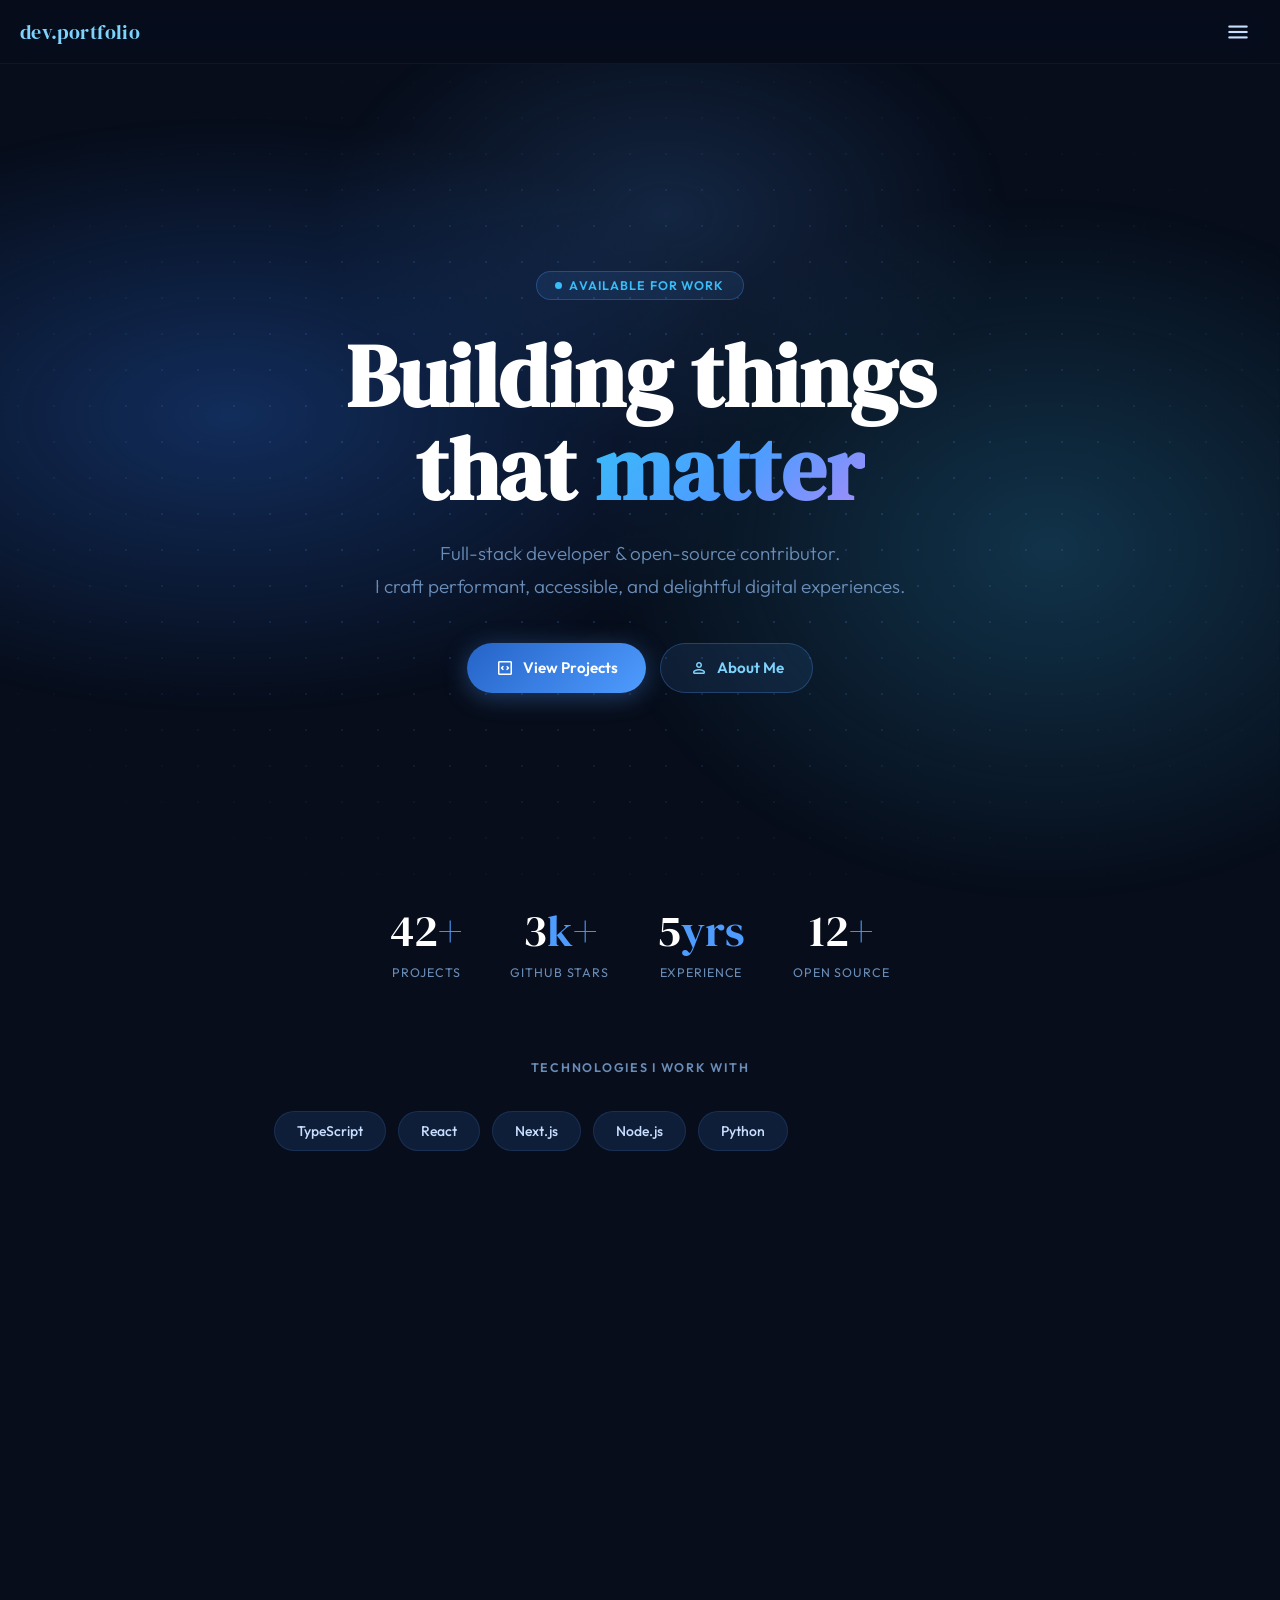
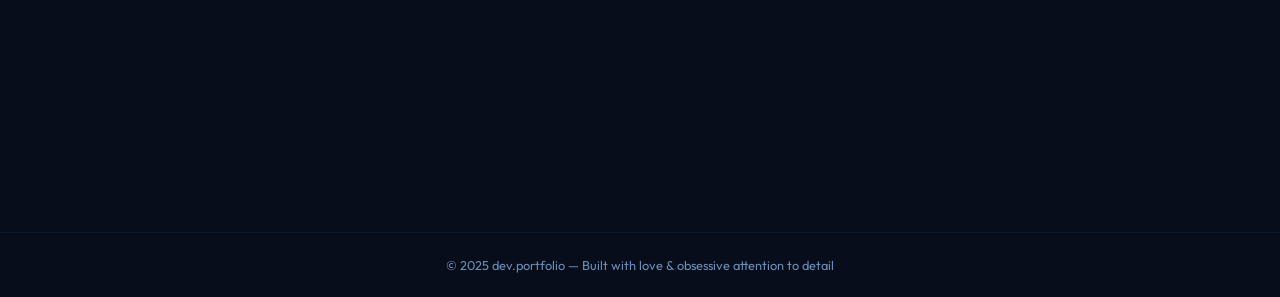
<file: index.html>
<!DOCTYPE html>
<html lang="en">
<head>
<meta charset="UTF-8"/>
<meta name="viewport" content="width=device-width,initial-scale=1.0"/>
<title>Friczh's Homepage</title></title>
<link rel="preconnect" href="https://fonts.googleapis.com"/>
<link rel="preconnect" href="https://fonts.gstatic.com" crossorigin/>
<link href="https://fonts.googleapis.com/css2?family=DM+Serif+Display:ital@0;1&family=Outfit:wght@300;400;500;600;700&family=Material+Symbols+Rounded:opsz,wght,FILL,GRAD@24,400,1,0&display=swap" rel="stylesheet"/>
<style>
:root{
  --bg:#070d1a;--bg2:#0b1428;--surface:#0f1e38;--surface2:#162540;
  --primary:#4f9cff;--primary-dim:#2563c7;--accent:#7dd3fc;--accent2:#38bdf8;
  --on-surf:#c8deff;--on-surf-dim:#6a8db8;--ripple:rgba(79,156,255,.25);
  --radius:20px;--nav-h:64px;
  --ease:cubic-bezier(.25,.46,.45,.94);
}
*,*::before,*::after{box-sizing:border-box;margin:0;padding:0}
html{scroll-behavior:smooth}
body{font-family:'Outfit',sans-serif;background:var(--bg);color:var(--on-surf);min-height:100vh;overflow-x:hidden}

/* NAV */
nav{
  position:fixed;top:0;left:0;right:0;z-index:100;
  height:var(--nav-h);display:flex;align-items:center;padding:0 20px;gap:12px;
  background:rgba(7,13,26,.75);backdrop-filter:blur(20px) saturate(160%);
  border-bottom:1px solid rgba(79,156,255,.08);
  transition:border-color .3s,background .3s;
}
nav.expanded{border-color:rgba(79,156,255,.2);background:rgba(7,13,26,.92)}
.nav-logo{
  font-family:'DM Serif Display',serif;font-size:1.25rem;
  color:var(--accent);letter-spacing:.02em;margin-right:auto;
  text-decoration:none;
}
#nav-toggle{
  appearance:none;border:none;background:none;cursor:pointer;
  width:44px;height:44px;border-radius:50%;
  display:grid;place-items:center;position:relative;overflow:hidden;
  color:var(--on-surf);transition:background .2s;
}
#nav-toggle:hover{background:rgba(79,156,255,.12)}
#nav-toggle .material-symbols-rounded{font-size:26px;position:absolute;
  transition:transform .35s var(--ease),opacity .25s}
#nav-toggle .icon-close{opacity:0;transform:rotate(-90deg) scale(.5)}
nav.expanded #nav-toggle .icon-menu{opacity:0;transform:rotate(90deg) scale(.5)}
nav.expanded #nav-toggle .icon-close{opacity:1;transform:rotate(0) scale(1)}

.nav-links{
  display:flex;gap:6px;overflow:hidden;
  max-width:0;opacity:0;
  transition:max-width .45s var(--ease),opacity .3s;
}
nav.expanded .nav-links{max-width:380px;opacity:1}
.nav-link{
  text-decoration:none;font-size:.875rem;font-weight:500;
  color:var(--on-surf-dim);padding:8px 18px;border-radius:50px;
  position:relative;overflow:hidden;
  transition:color .2s,background .2s;white-space:nowrap;
}
.nav-link:hover{color:var(--accent);background:rgba(79,156,255,.1)}
.nav-link.active{color:var(--primary);background:rgba(79,156,255,.15)}
.ripple-el{
  position:absolute;border-radius:50%;background:var(--ripple);
  transform:scale(0);animation:rippleAnim .55s linear;pointer-events:none;
}
@keyframes rippleAnim{to{transform:scale(4);opacity:0}}

/* HERO */
main{padding-top:var(--nav-h)}
.hero{
  min-height:calc(100svh - var(--nav-h));
  display:grid;place-items:center;padding:80px 24px;
  position:relative;overflow:hidden;
}
.mesh{
  position:absolute;inset:0;pointer-events:none;
  background:
    radial-gradient(ellipse 65% 55% at 18% 42%,rgba(37,99,199,.38) 0%,transparent 65%),
    radial-gradient(ellipse 55% 65% at 82% 58%,rgba(56,189,248,.22) 0%,transparent 65%),
    radial-gradient(ellipse 45% 45% at 52% 18%,rgba(79,156,255,.18) 0%,transparent 60%);
  animation:meshDrift 14s ease-in-out infinite alternate;
  will-change:transform;
}
@keyframes meshDrift{from{transform:scale(1) translate(0,0)}to{transform:scale(1.09) translate(-2%,1.5%)}}
.dots{
  position:absolute;inset:0;pointer-events:none;
  background-image:radial-gradient(circle,rgba(79,156,255,.18) 1px,transparent 1px);
  background-size:36px 36px;
  mask-image:radial-gradient(ellipse 80% 70% at 50% 50%,black 30%,transparent 80%);
  animation:dotsPulse 7s ease-in-out infinite alternate;
}
@keyframes dotsPulse{from{opacity:.35}to{opacity:.85}}
.hero-content{position:relative;text-align:center;max-width:720px}
.hero-badge{
  display:inline-flex;align-items:center;gap:7px;
  padding:6px 18px;border-radius:50px;
  background:rgba(79,156,255,.1);border:1px solid rgba(79,156,255,.28);
  font-size:.78rem;font-weight:600;color:var(--accent2);
  margin-bottom:30px;letter-spacing:.09em;text-transform:uppercase;
  animation:fadeUp .7s .1s both;
}
.badge-dot{width:7px;height:7px;border-radius:50%;background:var(--accent2);animation:bdPulse 2s infinite}
@keyframes bdPulse{0%,100%{opacity:1;transform:scale(1)}50%{opacity:.4;transform:scale(.6)}}
.hero-title{
  font-family:'DM Serif Display',serif;
  font-size:clamp(2.8rem,8vw,5.5rem);line-height:1.06;color:#fff;
  animation:fadeUp .7s .2s both;
}
.hero-title .grad{
  background:linear-gradient(135deg,var(--accent2) 0%,var(--primary) 55%,#a78bfa 100%);
  -webkit-background-clip:text;-webkit-text-fill-color:transparent;
  background-clip:text;display:inline-block;
}
.hero-sub{
  margin-top:20px;font-size:clamp(.95rem,2.4vw,1.18rem);
  color:var(--on-surf-dim);font-weight:300;line-height:1.75;
  animation:fadeUp .7s .32s both;
}
.hero-cta{
  display:flex;gap:14px;justify-content:center;flex-wrap:wrap;
  margin-top:40px;animation:fadeUp .7s .46s both;
}
.btn{
  position:relative;overflow:hidden;
  display:inline-flex;align-items:center;gap:8px;
  padding:14px 28px;border-radius:50px;
  font-family:'Outfit',sans-serif;font-size:.95rem;font-weight:600;
  cursor:pointer;text-decoration:none;border:none;
  transition:transform .2s,box-shadow .2s;
}
.btn:active{transform:scale(.96)!important}
.btn-primary{
  background:linear-gradient(135deg,var(--primary-dim),var(--primary));
  color:#fff;box-shadow:0 4px 24px rgba(79,156,255,.35);
}
.btn-primary:hover{box-shadow:0 6px 36px rgba(79,156,255,.55);transform:translateY(-2px)}
.btn-outline{
  background:rgba(79,156,255,.1);border:1.5px solid rgba(79,156,255,.28);color:var(--accent);
}
.btn-outline:hover{background:rgba(79,156,255,.18);transform:translateY(-2px)}
.btn .material-symbols-rounded{font-size:20px}

/* STATS */
.stats{
  display:flex;justify-content:center;gap:48px;flex-wrap:wrap;
  padding:0 24px 80px;
}
.stat{text-align:center}
.stat-num{font-family:'DM Serif Display',serif;font-size:2.8rem;color:#fff}
.stat-num span{color:var(--primary)}
.stat-label{font-size:.78rem;color:var(--on-surf-dim);margin-top:4px;letter-spacing:.07em;text-transform:uppercase}

/* SKILLS */
.skills-section{padding:0 24px 80px;text-align:center}
.section-label{font-size:.78rem;font-weight:600;letter-spacing:.14em;
  text-transform:uppercase;color:var(--on-surf-dim);margin-bottom:36px}
.chips{display:flex;flex-wrap:wrap;gap:12px;justify-content:center;max-width:800px;margin:0 auto}
.chip{
  padding:10px 22px;border-radius:50px;
  background:var(--surface);border:1px solid rgba(79,156,255,.14);
  font-size:.875rem;font-weight:500;color:var(--on-surf);
  position:relative;overflow:hidden;
  transition:border-color .2s,background .2s,transform .2s;cursor:default;
}
.chip:hover{border-color:rgba(79,156,255,.45);background:var(--surface2);transform:translateY(-2px)}

/* CARDS */
.cards-section{padding:0 24px 100px}
.cards-grid{
  display:grid;grid-template-columns:repeat(auto-fit,minmax(250px,1fr));
  gap:20px;max-width:980px;margin:0 auto;
}
.card{
  background:var(--surface);border:1px solid rgba(79,156,255,.1);
  border-radius:var(--radius);padding:28px 26px;
  position:relative;overflow:hidden;
  transition:border-color .3s,transform .3s,box-shadow .3s;
  cursor:default;
}
.card::before{
  content:'';position:absolute;inset:0;border-radius:inherit;
  background:linear-gradient(135deg,rgba(79,156,255,.06) 0%,transparent 60%);
  opacity:0;transition:opacity .3s;
}
.card:hover{border-color:rgba(79,156,255,.35);transform:translateY(-5px);box-shadow:0 20px 48px rgba(0,0,0,.45)}
.card:hover::before{opacity:1}
.card-icon{font-size:2.2rem;margin-bottom:14px}
.card h3{font-size:1.05rem;font-weight:600;color:#fff;margin-bottom:8px}
.card p{font-size:.875rem;color:var(--on-surf-dim);line-height:1.65}

@keyframes fadeUp{from{opacity:0;transform:translateY(28px)}to{opacity:1;transform:translateY(0)}}
.reveal{opacity:0;transform:translateY(24px);transition:opacity .55s var(--ease),transform .55s var(--ease)}
.reveal.in{opacity:1;transform:translateY(0)}

footer{
  text-align:center;padding:24px;
  font-size:.8rem;color:var(--on-surf-dim);
  border-top:1px solid rgba(79,156,255,.08);
}
</style>
</head>
<body>

<nav id="navbar">
  <a href="index.html" class="nav-logo">dev.portfolio</a>
  <div class="nav-links" id="navLinks">
    <a href="index.html"    class="nav-link active"   data-ripple>Home</a>
    <a href="projects.html" class="nav-link"              data-ripple>Projects</a>
    <a href="about.html"    class="nav-link"              data-ripple>About</a>
  </div>
  <button id="nav-toggle" aria-label="Toggle navigation" data-ripple>
    <span class="material-symbols-rounded icon-menu">menu</span>
    <span class="material-symbols-rounded icon-close">close</span>
  </button>
</nav>

<main>
  <section class="hero">
    <div class="mesh" aria-hidden="true"></div>
    <div class="dots" aria-hidden="true"></div>
    <div class="hero-content">
      <div class="hero-badge"><span class="badge-dot"></span>Available for work</div>
      <h1 class="hero-title">Building things<br>that <span class="grad">matter</span></h1>
      <p class="hero-sub">Full-stack developer &amp; open-source contributor.<br>I craft performant, accessible, and delightful digital experiences.</p>
      <div class="hero-cta">
        <a href="projects.html" class="btn btn-primary" data-ripple>
          <span class="material-symbols-rounded">code_blocks</span>View Projects
        </a>
        <a href="about.html" class="btn btn-outline" data-ripple>
          <span class="material-symbols-rounded">person</span>About Me
        </a>
      </div>
    </div>
  </section>

  <div class="stats">
    <div class="stat reveal"><div class="stat-num">42<span>+</span></div><div class="stat-label">Projects</div></div>
    <div class="stat reveal"><div class="stat-num">3<span>k+</span></div><div class="stat-label">GitHub Stars</div></div>
    <div class="stat reveal"><div class="stat-num">5<span>yrs</span></div><div class="stat-label">Experience</div></div>
    <div class="stat reveal"><div class="stat-num">12<span>+</span></div><div class="stat-label">Open Source</div></div>
  </div>

  <section class="skills-section">
    <p class="section-label">Technologies I work with</p>
    <div class="chips">
      <span class="chip reveal" data-ripple>TypeScript</span>
      <span class="chip reveal" data-ripple>React</span>
      <span class="chip reveal" data-ripple>Next.js</span>
      <span class="chip reveal" data-ripple>Node.js</span>
      <span class="chip reveal" data-ripple>Python</span>
      <span class="chip reveal" data-ripple>Rust</span>
      <span class="chip reveal" data-ripple>PostgreSQL</span>
      <span class="chip reveal" data-ripple>Docker</span>
      <span class="chip reveal" data-ripple>Kubernetes</span>
      <span class="chip reveal" data-ripple>GraphQL</span>
      <span class="chip reveal" data-ripple>WebGL</span>
      <span class="chip reveal" data-ripple>WASM</span>
    </div>
  </section>

  <section class="cards-section">
    <div class="cards-grid">
      <div class="card reveal">
        <div class="card-icon">⚡</div>
        <h3>Performance First</h3>
        <p>Every millisecond counts. I obsess over bundle size, paint times, and runtime efficiency.</p>
      </div>
      <div class="card reveal">
        <div class="card-icon">🎨</div>
        <h3>Design Systems</h3>
        <p>Cohesive, accessible component libraries that scale across teams and products.</p>
      </div>
      <div class="card reveal">
        <div class="card-icon">🔐</div>
        <h3>Security Minded</h3>
        <p>Security is never an afterthought — from auth flows to dependency audits.</p>
      </div>
      <div class="card reveal">
        <div class="card-icon">🌐</div>
        <h3>Open Source</h3>
        <p>Giving back to the ecosystem that made me. Active contributor across multiple orgs.</p>
      </div>
    </div>
  </section>
</main>

<footer>&copy; 2025 dev.portfolio — Built with love &amp; obsessive attention to detail</footer>

<script>
const navbar=document.getElementById('navbar');
const toggle=document.getElementById('nav-toggle');
toggle.addEventListener('click',()=>navbar.classList.toggle('expanded'));
document.addEventListener('click',e=>{if(!navbar.contains(e.target))navbar.classList.remove('expanded')});

function ripple(e,el){
  const r=el.getBoundingClientRect(),d=Math.max(r.width,r.height)*2;
  const s=document.createElement('span');s.className='ripple-el';
  Object.assign(s.style,{width:d+'px',height:d+'px',
    left:(e.clientX-r.left-d/2)+'px',top:(e.clientY-r.top-d/2)+'px'});
  el.appendChild(s);s.addEventListener('animationend',()=>s.remove());
}
document.querySelectorAll('[data-ripple]').forEach(el=>{
  el.style.position=el.style.position||'relative';
  el.style.overflow='hidden';
  el.addEventListener('pointerdown',e=>ripple(e,el));
});

const io=new IntersectionObserver(entries=>{
  entries.forEach((en,i)=>{
    if(en.isIntersecting){
      setTimeout(()=>en.target.classList.add('in'),i*60);
      io.unobserve(en.target);
    }
  });
},{threshold:.12});
document.querySelectorAll('.reveal').forEach(el=>io.observe(el));
</script>
</body>
</html>
</file>
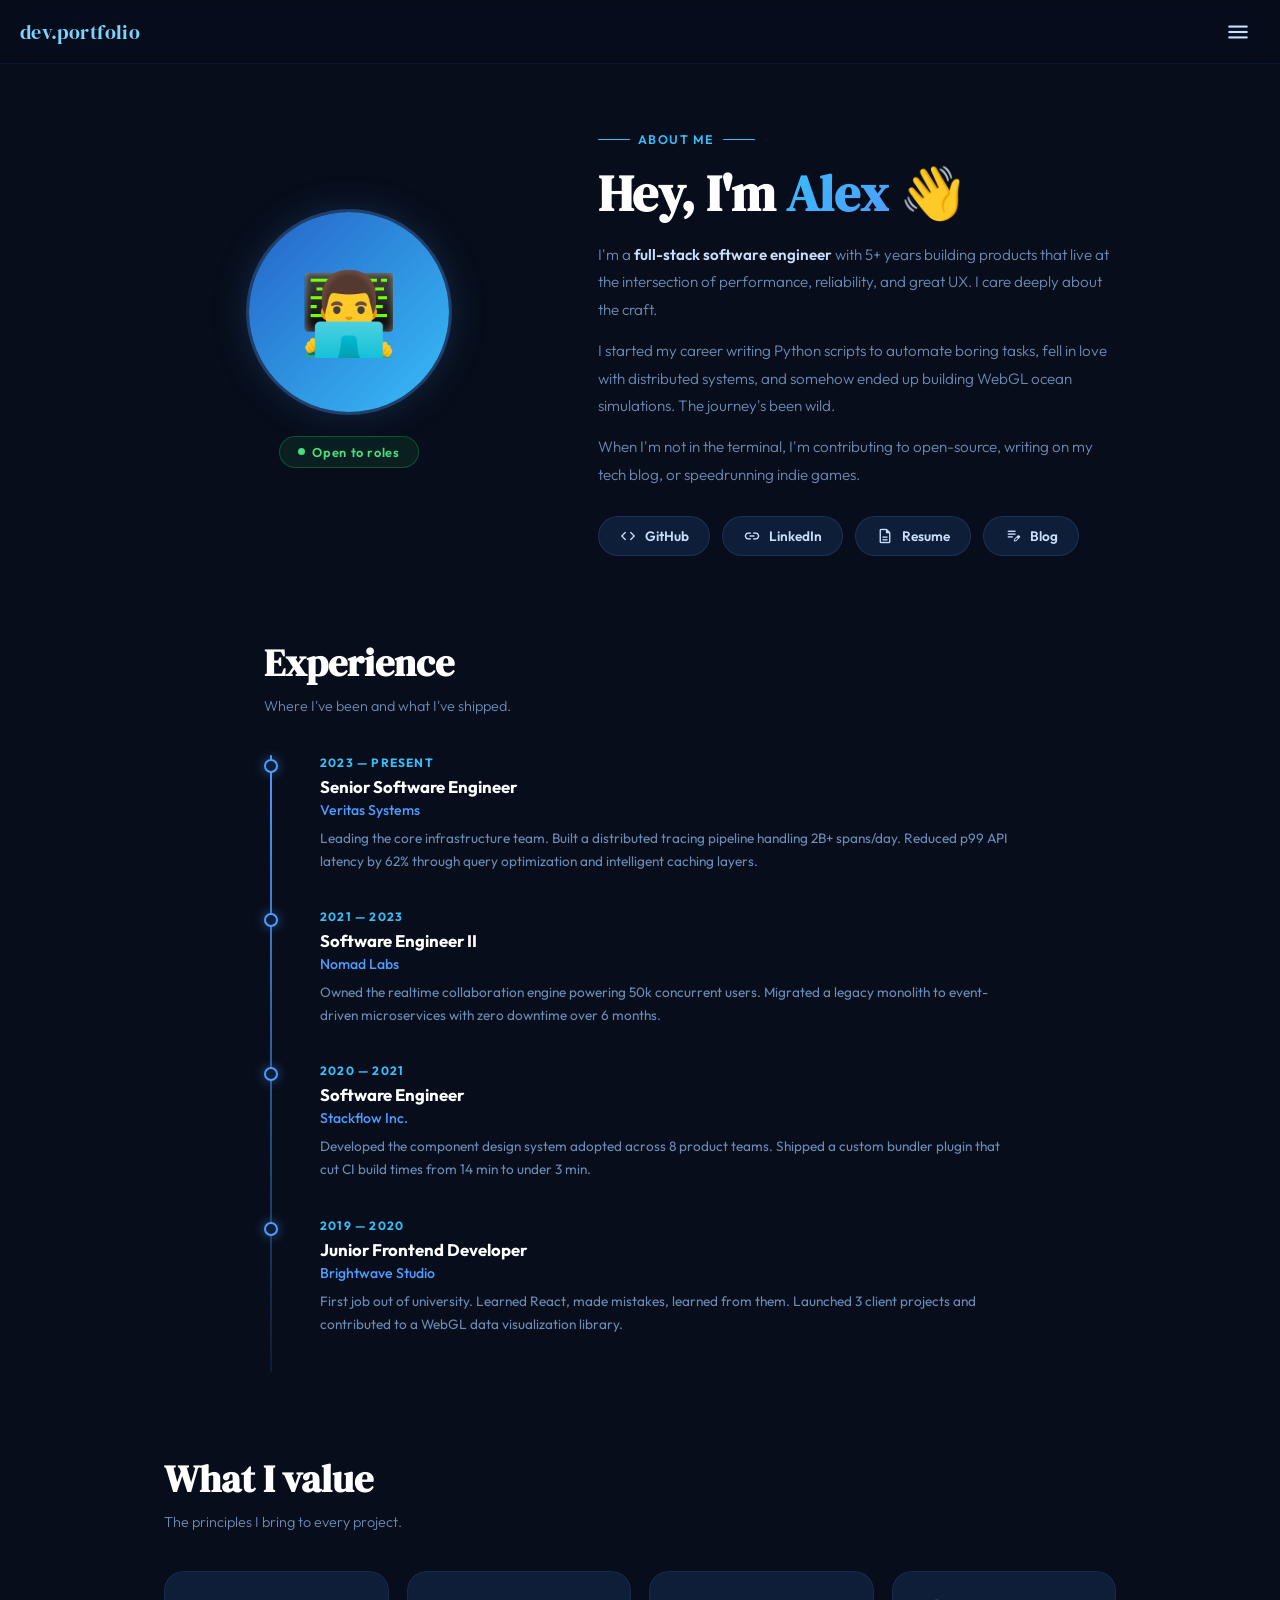
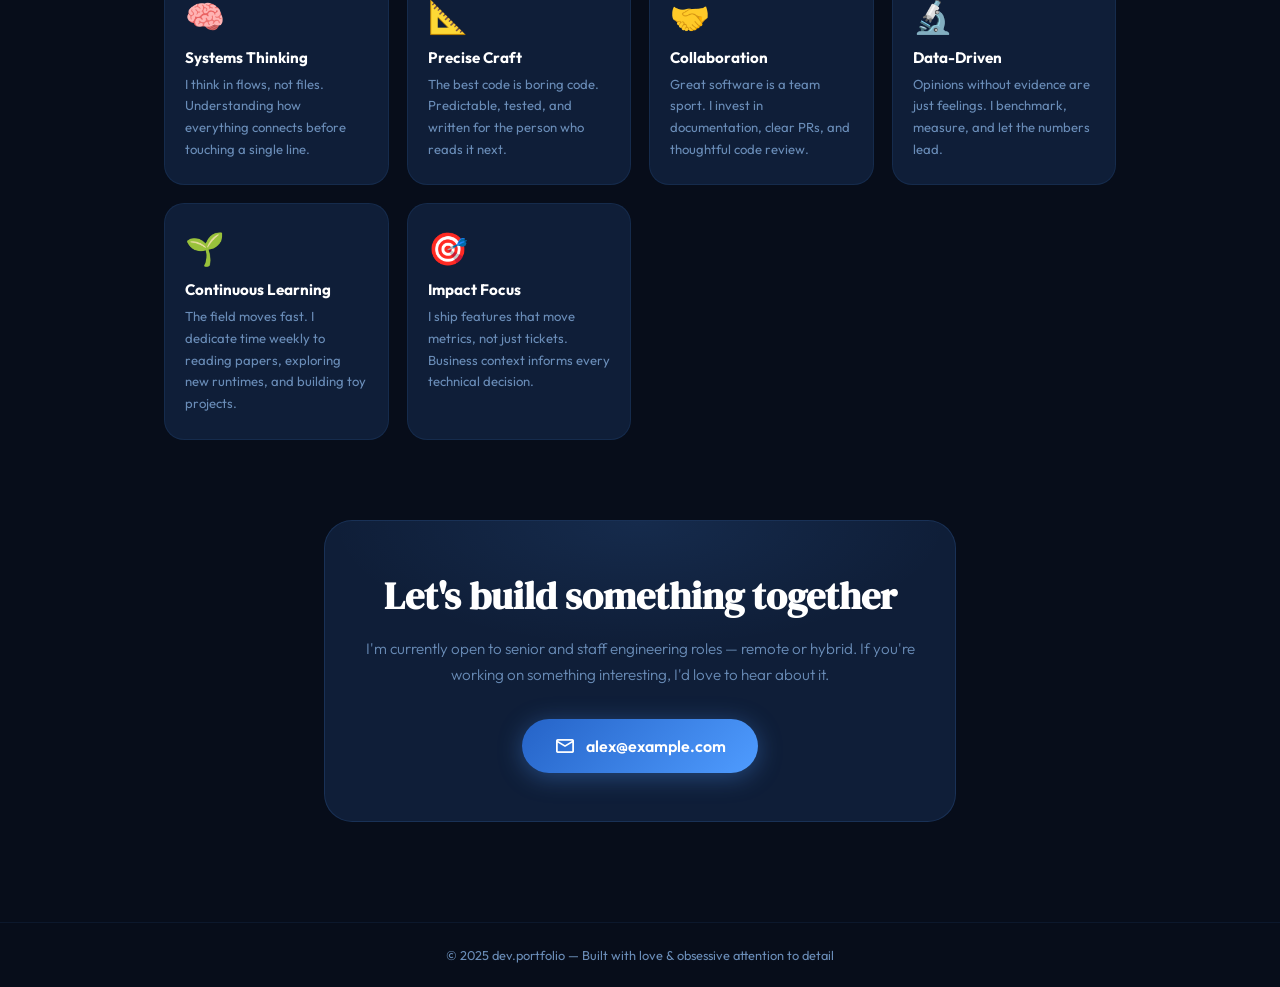
<file: about.html>
<!DOCTYPE html>
<html lang="en">
<head>
<meta charset="UTF-8"/>
<meta name="viewport" content="width=device-width,initial-scale=1.0"/>
<title>Portfolio — About</title>
<link rel="preconnect" href="https://fonts.googleapis.com"/>
<link rel="preconnect" href="https://fonts.gstatic.com" crossorigin/>
<link href="https://fonts.googleapis.com/css2?family=DM+Serif+Display:ital@0;1&family=Outfit:wght@300;400;500;600;700&family=Material+Symbols+Rounded:opsz,wght,FILL,GRAD@24,400,1,0&display=swap" rel="stylesheet"/>
<style>
:root{
  --bg:#070d1a;--bg2:#0b1428;--surface:#0f1e38;--surface2:#162540;
  --primary:#4f9cff;--primary-dim:#2563c7;--accent:#7dd3fc;--accent2:#38bdf8;
  --on-surf:#c8deff;--on-surf-dim:#6a8db8;--ripple:rgba(79,156,255,.25);
  --radius:20px;--nav-h:64px;--ease:cubic-bezier(.25,.46,.45,.94);
}
*,*::before,*::after{box-sizing:border-box;margin:0;padding:0}
html{scroll-behavior:smooth}
body{font-family:'Outfit',sans-serif;background:var(--bg);color:var(--on-surf);min-height:100vh;overflow-x:hidden}

/* NAV */
nav{
  position:fixed;top:0;left:0;right:0;z-index:100;
  height:var(--nav-h);display:flex;align-items:center;padding:0 20px;gap:12px;
  background:rgba(7,13,26,.75);backdrop-filter:blur(20px) saturate(160%);
  border-bottom:1px solid rgba(79,156,255,.08);transition:border-color .3s,background .3s;
}
nav.expanded{border-color:rgba(79,156,255,.2);background:rgba(7,13,26,.92)}
.nav-logo{font-family:'DM Serif Display',serif;font-size:1.25rem;color:var(--accent);letter-spacing:.02em;margin-right:auto;text-decoration:none}
#nav-toggle{
  appearance:none;border:none;background:none;cursor:pointer;
  width:44px;height:44px;border-radius:50%;
  display:grid;place-items:center;position:relative;overflow:hidden;
  color:var(--on-surf);transition:background .2s;
}
#nav-toggle:hover{background:rgba(79,156,255,.12)}
#nav-toggle .material-symbols-rounded{font-size:26px;position:absolute;transition:transform .35s var(--ease),opacity .25s}
#nav-toggle .icon-close{opacity:0;transform:rotate(-90deg) scale(.5)}
nav.expanded #nav-toggle .icon-menu{opacity:0;transform:rotate(90deg) scale(.5)}
nav.expanded #nav-toggle .icon-close{opacity:1;transform:rotate(0) scale(1)}
.nav-links{display:flex;gap:6px;overflow:hidden;max-width:0;opacity:0;transition:max-width .45s var(--ease),opacity .3s}
nav.expanded .nav-links{max-width:380px;opacity:1}
.nav-link{
  text-decoration:none;font-size:.875rem;font-weight:500;
  color:var(--on-surf-dim);padding:8px 18px;border-radius:50px;
  position:relative;overflow:hidden;transition:color .2s,background .2s;white-space:nowrap;
}
.nav-link:hover{color:var(--accent);background:rgba(79,156,255,.1)}
.nav-link.active{color:var(--primary);background:rgba(79,156,255,.15)}
.ripple-el{position:absolute;border-radius:50%;background:var(--ripple);transform:scale(0);animation:rippleAnim .55s linear;pointer-events:none}
@keyframes rippleAnim{to{transform:scale(4);opacity:0}}

/* PAGE */
main{padding-top:calc(var(--nav-h) + 60px);padding-bottom:100px}

/* INTRO SPLIT */
.intro{
  display:grid;grid-template-columns:1fr 1.4fr;gap:64px;align-items:center;
  max-width:1000px;margin:0 auto;padding:0 24px 80px;
  animation:fadeUp .7s .05s both;
}
@media(max-width:680px){.intro{grid-template-columns:1fr;text-align:center}}

.avatar-wrap{
  display:flex;flex-direction:column;align-items:center;gap:24px;
}
.avatar{
  width:200px;height:200px;border-radius:50%;
  background:linear-gradient(135deg,var(--primary-dim) 0%,var(--accent2) 100%);
  display:flex;align-items:center;justify-content:center;
  font-size:5rem;
  position:relative;
  box-shadow:0 0 0 3px rgba(79,156,255,.3),0 0 40px rgba(79,156,255,.2);
  animation:avatarPulse 4s ease-in-out infinite;
}
@keyframes avatarPulse{
  0%,100%{box-shadow:0 0 0 3px rgba(79,156,255,.3),0 0 40px rgba(79,156,255,.2)}
  50%{box-shadow:0 0 0 6px rgba(79,156,255,.2),0 0 60px rgba(79,156,255,.3)}
}
.status-pill{
  display:inline-flex;align-items:center;gap:7px;
  padding:7px 18px;border-radius:50px;
  background:rgba(34,197,94,.1);border:1px solid rgba(34,197,94,.3);
  font-size:.8rem;font-weight:600;color:#4ade80;letter-spacing:.05em;
}
.status-dot{width:7px;height:7px;border-radius:50%;background:#4ade80;animation:sPulse 2s infinite}
@keyframes sPulse{0%,100%{opacity:1;transform:scale(1)}50%{opacity:.4;transform:scale(.6)}}

.intro-text{}
.page-eyebrow{
  display:inline-flex;align-items:center;gap:8px;
  font-size:.78rem;font-weight:600;letter-spacing:.12em;text-transform:uppercase;
  color:var(--accent2);margin-bottom:18px;
}
.eyebrow-line{width:32px;height:1.5px;background:var(--accent2);border-radius:2px}
.intro-title{
  font-family:'DM Serif Display',serif;
  font-size:clamp(2rem,5vw,3.2rem);color:#fff;line-height:1.1;margin-bottom:20px;
}
.intro-title .grad{
  background:linear-gradient(135deg,var(--accent2),var(--primary));
  -webkit-background-clip:text;-webkit-text-fill-color:transparent;background-clip:text;
}
.intro-body p{
  font-size:.95rem;color:var(--on-surf-dim);line-height:1.8;margin-bottom:14px;font-weight:300;
}
.intro-body p:last-child{margin-bottom:0}
.intro-body strong{color:var(--on-surf);font-weight:600}

/* SOCIAL */
.socials{
  display:flex;gap:12px;flex-wrap:wrap;margin-top:28px;
}
.social-btn{
  display:inline-flex;align-items:center;gap:8px;
  padding:10px 20px;border-radius:50px;
  font-size:.85rem;font-weight:600;color:var(--on-surf);text-decoration:none;
  background:var(--surface);border:1px solid rgba(79,156,255,.15);
  position:relative;overflow:hidden;
  transition:border-color .2s,background .2s,transform .2s;
}
.social-btn:hover{border-color:rgba(79,156,255,.4);background:var(--surface2);transform:translateY(-2px)}
.social-btn .material-symbols-rounded{font-size:18px}

/* TIMELINE */
.timeline-section{
  max-width:800px;margin:0 auto;padding:0 24px 80px;
}
.section-header{margin-bottom:40px}
.section-title{
  font-family:'DM Serif Display',serif;font-size:clamp(1.6rem,4vw,2.4rem);
  color:#fff;margin-bottom:8px;
}
.section-sub{font-size:.9rem;color:var(--on-surf-dim);font-weight:300}

.timeline{position:relative;padding-left:28px}
.timeline::before{
  content:'';position:absolute;left:6px;top:0;bottom:0;width:2px;
  background:linear-gradient(to bottom,var(--primary) 0%,rgba(79,156,255,.1) 100%);
  border-radius:2px;
}
.tl-item{
  position:relative;padding:0 0 36px 28px;
  opacity:0;transform:translateX(-16px);
  transition:opacity .5s var(--ease),transform .5s var(--ease);
}
.tl-item.in{opacity:1;transform:translateX(0)}
.tl-dot{
  position:absolute;left:-28px;top:4px;
  width:14px;height:14px;border-radius:50%;
  background:var(--surface);border:2.5px solid var(--primary);
  box-shadow:0 0 12px rgba(79,156,255,.5);
  transition:transform .2s,box-shadow .2s;
}
.tl-item:hover .tl-dot{transform:scale(1.3);box-shadow:0 0 20px rgba(79,156,255,.7)}
.tl-year{
  font-size:.75rem;font-weight:700;letter-spacing:.1em;text-transform:uppercase;
  color:var(--accent2);margin-bottom:6px;
}
.tl-role{font-size:1.05rem;font-weight:700;color:#fff;margin-bottom:4px}
.tl-company{font-size:.88rem;color:var(--primary);font-weight:500;margin-bottom:8px}
.tl-desc{font-size:.85rem;color:var(--on-surf-dim);line-height:1.7}

/* VALUES GRID */
.values-section{
  max-width:1000px;margin:0 auto;padding:0 24px 80px;
}
.values-grid{
  display:grid;grid-template-columns:repeat(auto-fill,minmax(220px,1fr));
  gap:18px;
}
.val-card{
  background:var(--surface);border:1px solid rgba(79,156,255,.1);
  border-radius:var(--radius);padding:24px 20px;
  position:relative;overflow:hidden;
  opacity:0;transform:translateY(20px);
  transition:opacity .5s var(--ease),transform .5s var(--ease),border-color .3s;
}
.val-card.in{opacity:1;transform:translateY(0)}
.val-card:hover{border-color:rgba(79,156,255,.35)}
.val-card::before{
  content:'';position:absolute;top:0;left:0;right:0;height:2px;
  background:linear-gradient(90deg,var(--primary-dim),var(--accent2));
  opacity:0;transition:opacity .3s;
}
.val-card:hover::before{opacity:1}
.val-icon{font-size:2rem;margin-bottom:12px}
.val-title{font-size:.95rem;font-weight:700;color:#fff;margin-bottom:7px}
.val-desc{font-size:.82rem;color:var(--on-surf-dim);line-height:1.65}

/* CONTACT */
.contact-section{
  max-width:680px;margin:0 auto;padding:0 24px;text-align:center;
}
.contact-card{
  background:var(--surface);border:1px solid rgba(79,156,255,.15);
  border-radius:28px;padding:48px 36px;
  position:relative;overflow:hidden;
  opacity:0;transform:translateY(24px);
  transition:opacity .6s var(--ease),transform .6s var(--ease);
}
.contact-card.in{opacity:1;transform:translateY(0)}
.contact-card::before{
  content:'';position:absolute;inset:0;
  background:radial-gradient(ellipse 70% 60% at 50% 0%,rgba(79,156,255,.1) 0%,transparent 70%);
}
.contact-title{
  font-family:'DM Serif Display',serif;font-size:clamp(1.6rem,4vw,2.4rem);
  color:#fff;margin-bottom:14px;position:relative;
}
.contact-sub{font-size:.95rem;color:var(--on-surf-dim);font-weight:300;line-height:1.7;margin-bottom:32px;position:relative}
.contact-email{
  display:inline-flex;align-items:center;gap:10px;
  padding:16px 32px;border-radius:50px;
  font-size:1rem;font-weight:600;color:#fff;text-decoration:none;
  background:linear-gradient(135deg,var(--primary-dim),var(--primary));
  box-shadow:0 4px 24px rgba(79,156,255,.35);
  position:relative;overflow:hidden;
  transition:box-shadow .2s,transform .2s;
}
.contact-email:hover{box-shadow:0 6px 36px rgba(79,156,255,.55);transform:translateY(-2px)}
.contact-email .material-symbols-rounded{font-size:22px}

@keyframes fadeUp{from{opacity:0;transform:translateY(28px)}to{opacity:1;transform:translateY(0)}}

footer{
  text-align:center;padding:24px;font-size:.8rem;color:var(--on-surf-dim);
  border-top:1px solid rgba(79,156,255,.08);
}
</style>
</head>
<body>

<nav id="navbar">
  <a href="index.html" class="nav-logo">dev.portfolio</a>
  <div class="nav-links" id="navLinks">
    <a href="index.html"    class="nav-link"          data-ripple>Home</a>
    <a href="projects.html" class="nav-link"          data-ripple>Projects</a>
    <a href="about.html"    class="nav-link active"   data-ripple>About</a>
  </div>
  <button id="nav-toggle" aria-label="Toggle navigation" data-ripple>
    <span class="material-symbols-rounded icon-menu">menu</span>
    <span class="material-symbols-rounded icon-close">close</span>
  </button>
</nav>

<main>
  <!-- INTRO -->
  <div class="intro">
    <div class="avatar-wrap">
      <div class="avatar">👨‍💻</div>
      <div class="status-pill"><span class="status-dot"></span>Open to roles</div>
    </div>
    <div class="intro-text">
      <div class="page-eyebrow"><span class="eyebrow-line"></span>About me<span class="eyebrow-line"></span></div>
      <h1 class="intro-title">Hey, I'm <span class="grad">Alex</span> 👋</h1>
      <div class="intro-body">
        <p>I'm a <strong>full-stack software engineer</strong> with 5+ years building products that live at the intersection of performance, reliability, and great UX. I care deeply about the craft.</p>
        <p>I started my career writing Python scripts to automate boring tasks, fell in love with distributed systems, and somehow ended up building WebGL ocean simulations. The journey's been wild.</p>
        <p>When I'm not in the terminal, I'm contributing to open-source, writing on my tech blog, or speedrunning indie games.</p>
      </div>
      <div class="socials">
        <a href="#" class="social-btn" data-ripple>
          <span class="material-symbols-rounded">code</span>GitHub
        </a>
        <a href="#" class="social-btn" data-ripple>
          <span class="material-symbols-rounded">link</span>LinkedIn
        </a>
        <a href="#" class="social-btn" data-ripple>
          <span class="material-symbols-rounded">description</span>Resume
        </a>
        <a href="#" class="social-btn" data-ripple>
          <span class="material-symbols-rounded">edit_note</span>Blog
        </a>
      </div>
    </div>
  </div>

  <!-- TIMELINE -->
  <section class="timeline-section">
    <div class="section-header">
      <h2 class="section-title">Experience</h2>
      <p class="section-sub">Where I've been and what I've shipped.</p>
    </div>
    <div class="timeline">

      <div class="tl-item">
        <div class="tl-dot"></div>
        <div class="tl-year">2023 — Present</div>
        <div class="tl-role">Senior Software Engineer</div>
        <div class="tl-company">Veritas Systems</div>
        <p class="tl-desc">Leading the core infrastructure team. Built a distributed tracing pipeline handling 2B+ spans/day. Reduced p99 API latency by 62% through query optimization and intelligent caching layers.</p>
      </div>

      <div class="tl-item">
        <div class="tl-dot"></div>
        <div class="tl-year">2021 — 2023</div>
        <div class="tl-role">Software Engineer II</div>
        <div class="tl-company">Nomad Labs</div>
        <p class="tl-desc">Owned the realtime collaboration engine powering 50k concurrent users. Migrated a legacy monolith to event-driven microservices with zero downtime over 6 months.</p>
      </div>

      <div class="tl-item">
        <div class="tl-dot"></div>
        <div class="tl-year">2020 — 2021</div>
        <div class="tl-role">Software Engineer</div>
        <div class="tl-company">Stackflow Inc.</div>
        <p class="tl-desc">Developed the component design system adopted across 8 product teams. Shipped a custom bundler plugin that cut CI build times from 14 min to under 3 min.</p>
      </div>

      <div class="tl-item">
        <div class="tl-dot"></div>
        <div class="tl-year">2019 — 2020</div>
        <div class="tl-role">Junior Frontend Developer</div>
        <div class="tl-company">Brightwave Studio</div>
        <p class="tl-desc">First job out of university. Learned React, made mistakes, learned from them. Launched 3 client projects and contributed to a WebGL data visualization library.</p>
      </div>

    </div>
  </section>

  <!-- VALUES -->
  <section class="values-section">
    <div class="section-header">
      <h2 class="section-title">What I value</h2>
      <p class="section-sub">The principles I bring to every project.</p>
    </div>
    <div class="values-grid">
      <div class="val-card">
        <div class="val-icon">🧠</div>
        <div class="val-title">Systems Thinking</div>
        <p class="val-desc">I think in flows, not files. Understanding how everything connects before touching a single line.</p>
      </div>
      <div class="val-card">
        <div class="val-icon">📐</div>
        <div class="val-title">Precise Craft</div>
        <p class="val-desc">The best code is boring code. Predictable, tested, and written for the person who reads it next.</p>
      </div>
      <div class="val-card">
        <div class="val-icon">🤝</div>
        <div class="val-title">Collaboration</div>
        <p class="val-desc">Great software is a team sport. I invest in documentation, clear PRs, and thoughtful code review.</p>
      </div>
      <div class="val-card">
        <div class="val-icon">🔬</div>
        <div class="val-title">Data-Driven</div>
        <p class="val-desc">Opinions without evidence are just feelings. I benchmark, measure, and let the numbers lead.</p>
      </div>
      <div class="val-card">
        <div class="val-icon">🌱</div>
        <div class="val-title">Continuous Learning</div>
        <p class="val-desc">The field moves fast. I dedicate time weekly to reading papers, exploring new runtimes, and building toy projects.</p>
      </div>
      <div class="val-card">
        <div class="val-icon">🎯</div>
        <div class="val-title">Impact Focus</div>
        <p class="val-desc">I ship features that move metrics, not just tickets. Business context informs every technical decision.</p>
      </div>
    </div>
  </section>

  <!-- CONTACT -->
  <section class="contact-section">
    <div class="contact-card">
      <h2 class="contact-title">Let's build something together</h2>
      <p class="contact-sub">I'm currently open to senior and staff engineering roles — remote or hybrid. If you're working on something interesting, I'd love to hear about it.</p>
      <a href="mailto:alex@example.com" class="contact-email" data-ripple>
        <span class="material-symbols-rounded">mail</span>
        alex@example.com
      </a>
    </div>
  </section>
</main>

<footer>&copy; 2025 dev.portfolio — Built with love &amp; obsessive attention to detail</footer>

<script>
const navbar=document.getElementById('navbar');
const toggle=document.getElementById('nav-toggle');
toggle.addEventListener('click',()=>navbar.classList.toggle('expanded'));
document.addEventListener('click',e=>{if(!navbar.contains(e.target))navbar.classList.remove('expanded')});

function ripple(e,el){
  const r=el.getBoundingClientRect(),d=Math.max(r.width,r.height)*2;
  const s=document.createElement('span');s.className='ripple-el';
  Object.assign(s.style,{width:d+'px',height:d+'px',
    left:(e.clientX-r.left-d/2)+'px',top:(e.clientY-r.top-d/2)+'px'});
  el.appendChild(s);s.addEventListener('animationend',()=>s.remove());
}
document.querySelectorAll('[data-ripple]').forEach(el=>{
  el.style.position=el.style.position||'relative';
  el.style.overflow='hidden';
  el.addEventListener('pointerdown',e=>ripple(e,el));
});

// Staggered intersection reveal
const io=new IntersectionObserver(entries=>{
  entries.forEach((en,i)=>{
    if(en.isIntersecting){
      setTimeout(()=>en.target.classList.add('in'),i*70);
      io.unobserve(en.target);
    }
  });
},{threshold:.1});
document.querySelectorAll('.tl-item,.val-card,.contact-card').forEach(el=>io.observe(el));
</script>
</body>
</html>
</file>
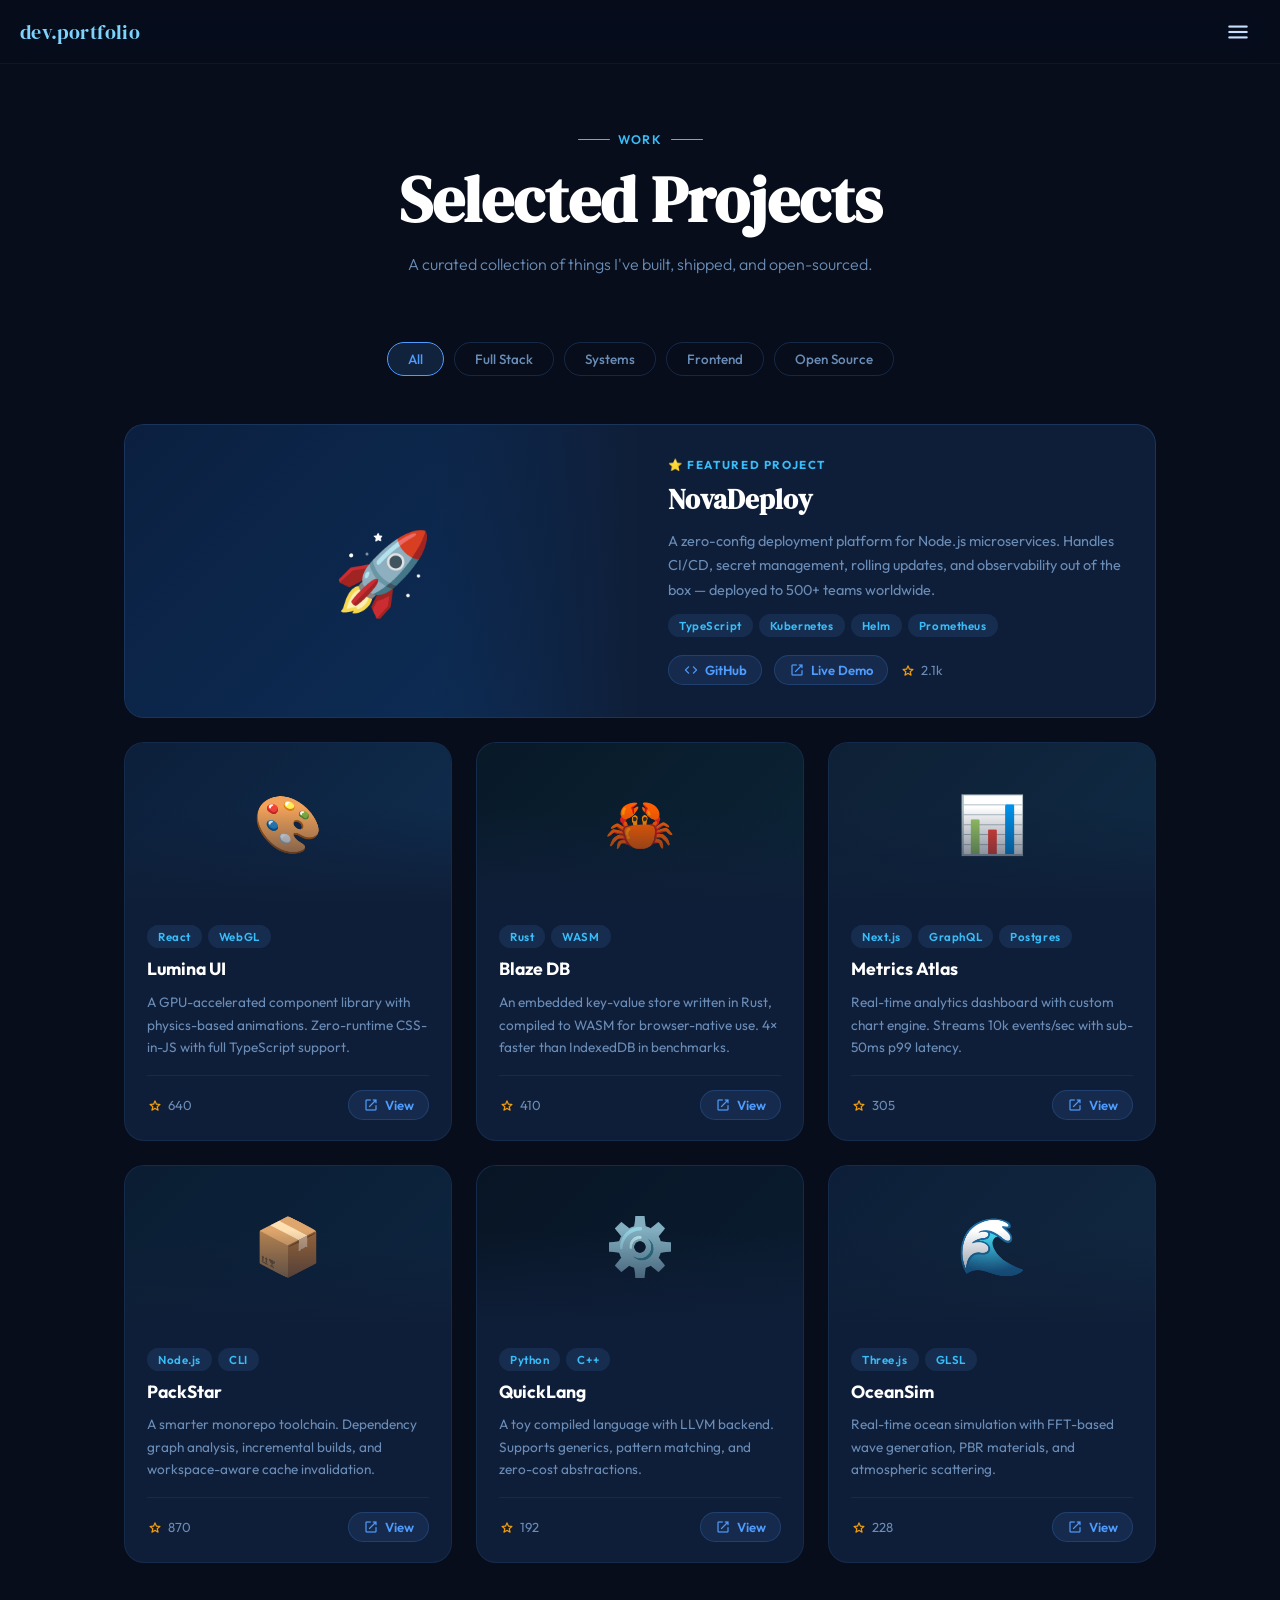
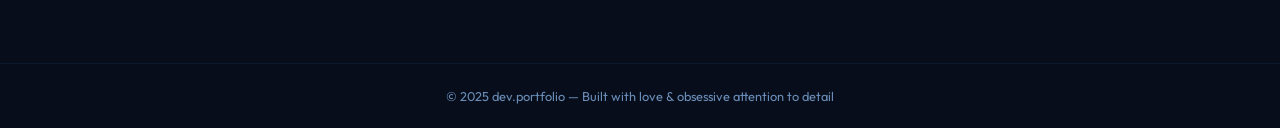
<file: projects.html>
<!DOCTYPE html>
<html lang="en">
<head>
<meta charset="UTF-8"/>
<meta name="viewport" content="width=device-width,initial-scale=1.0"/>
<title>Portfolio — Projects</title>
<link rel="preconnect" href="https://fonts.googleapis.com"/>
<link rel="preconnect" href="https://fonts.gstatic.com" crossorigin/>
<link href="https://fonts.googleapis.com/css2?family=DM+Serif+Display:ital@0;1&family=Outfit:wght@300;400;500;600;700&family=Material+Symbols+Rounded:opsz,wght,FILL,GRAD@24,400,1,0&display=swap" rel="stylesheet"/>
<style>
:root{
  --bg:#070d1a;--bg2:#0b1428;--surface:#0f1e38;--surface2:#162540;
  --primary:#4f9cff;--primary-dim:#2563c7;--accent:#7dd3fc;--accent2:#38bdf8;
  --on-surf:#c8deff;--on-surf-dim:#6a8db8;--ripple:rgba(79,156,255,.25);
  --radius:20px;--nav-h:64px;--ease:cubic-bezier(.25,.46,.45,.94);
}
*,*::before,*::after{box-sizing:border-box;margin:0;padding:0}
html{scroll-behavior:smooth}
body{font-family:'Outfit',sans-serif;background:var(--bg);color:var(--on-surf);min-height:100vh;overflow-x:hidden}

/* NAV */
nav{
  position:fixed;top:0;left:0;right:0;z-index:100;
  height:var(--nav-h);display:flex;align-items:center;padding:0 20px;gap:12px;
  background:rgba(7,13,26,.75);backdrop-filter:blur(20px) saturate(160%);
  border-bottom:1px solid rgba(79,156,255,.08);transition:border-color .3s,background .3s;
}
nav.expanded{border-color:rgba(79,156,255,.2);background:rgba(7,13,26,.92)}
.nav-logo{font-family:'DM Serif Display',serif;font-size:1.25rem;color:var(--accent);letter-spacing:.02em;margin-right:auto;text-decoration:none}
#nav-toggle{
  appearance:none;border:none;background:none;cursor:pointer;
  width:44px;height:44px;border-radius:50%;
  display:grid;place-items:center;position:relative;overflow:hidden;
  color:var(--on-surf);transition:background .2s;
}
#nav-toggle:hover{background:rgba(79,156,255,.12)}
#nav-toggle .material-symbols-rounded{font-size:26px;position:absolute;transition:transform .35s var(--ease),opacity .25s}
#nav-toggle .icon-close{opacity:0;transform:rotate(-90deg) scale(.5)}
nav.expanded #nav-toggle .icon-menu{opacity:0;transform:rotate(90deg) scale(.5)}
nav.expanded #nav-toggle .icon-close{opacity:1;transform:rotate(0) scale(1)}
.nav-links{display:flex;gap:6px;overflow:hidden;max-width:0;opacity:0;transition:max-width .45s var(--ease),opacity .3s}
nav.expanded .nav-links{max-width:380px;opacity:1}
.nav-link{
  text-decoration:none;font-size:.875rem;font-weight:500;
  color:var(--on-surf-dim);padding:8px 18px;border-radius:50px;
  position:relative;overflow:hidden;transition:color .2s,background .2s;white-space:nowrap;
}
.nav-link:hover{color:var(--accent);background:rgba(79,156,255,.1)}
.nav-link.active{color:var(--primary);background:rgba(79,156,255,.15)}
.ripple-el{position:absolute;border-radius:50%;background:var(--ripple);transform:scale(0);animation:rippleAnim .55s linear;pointer-events:none}
@keyframes rippleAnim{to{transform:scale(4);opacity:0}}

/* PAGE */
main{padding-top:calc(var(--nav-h) + 60px);padding-bottom:100px}

.page-header{
  text-align:center;padding:0 24px 64px;
  animation:fadeUp .7s .05s both;
}
.page-eyebrow{
  display:inline-flex;align-items:center;gap:8px;
  font-size:.78rem;font-weight:600;letter-spacing:.12em;text-transform:uppercase;
  color:var(--accent2);margin-bottom:18px;
}
.eyebrow-line{width:32px;height:1.5px;background:var(--accent2);border-radius:2px}
.page-title{
  font-family:'DM Serif Display',serif;
  font-size:clamp(2.2rem,6vw,4rem);color:#fff;line-height:1.1;
  margin-bottom:16px;
}
.page-sub{font-size:1rem;color:var(--on-surf-dim);font-weight:300;line-height:1.7}

/* FILTER CHIPS */
.filter-bar{
  display:flex;gap:10px;justify-content:center;flex-wrap:wrap;
  padding:0 24px 48px;
  animation:fadeUp .7s .15s both;
}
.filter-chip{
  appearance:none;border:1.5px solid rgba(79,156,255,.2);background:transparent;
  color:var(--on-surf-dim);font-family:'Outfit',sans-serif;font-size:.84rem;font-weight:500;
  padding:8px 20px;border-radius:50px;cursor:pointer;
  position:relative;overflow:hidden;
  transition:border-color .2s,color .2s,background .2s,transform .2s;
}
.filter-chip:hover{border-color:rgba(79,156,255,.45);color:var(--accent);transform:translateY(-1px)}
.filter-chip.active{border-color:var(--primary);background:rgba(79,156,255,.15);color:var(--primary)}

/* PROJECTS GRID */
.projects-grid{
  display:grid;
  grid-template-columns:repeat(auto-fill,minmax(300px,1fr));
  gap:24px;max-width:1080px;margin:0 auto;padding:0 24px;
}

.proj-card{
  background:var(--surface);border:1px solid rgba(79,156,255,.1);
  border-radius:var(--radius);overflow:hidden;
  position:relative;
  transition:border-color .3s,transform .3s,box-shadow .3s;
  display:flex;flex-direction:column;
  opacity:0;transform:translateY(28px);
  transition:opacity .5s var(--ease),transform .5s var(--ease),
    border-color .3s,box-shadow .3s;
}
.proj-card.in{opacity:1;transform:translateY(0)}
.proj-card:hover{border-color:rgba(79,156,255,.4);transform:translateY(-6px);box-shadow:0 24px 56px rgba(0,0,0,.5)}

.proj-banner{
  height:160px;display:flex;align-items:center;justify-content:center;
  font-size:3.5rem;position:relative;overflow:hidden;
}
.proj-banner::after{
  content:'';position:absolute;inset:0;
  background:linear-gradient(to bottom,transparent 40%,var(--surface) 100%);
}

.proj-body{padding:22px 22px 20px;flex:1;display:flex;flex-direction:column;gap:10px}
.proj-tags{display:flex;flex-wrap:wrap;gap:6px}
.proj-tag{
  font-size:.72rem;font-weight:600;padding:4px 11px;border-radius:50px;
  background:rgba(79,156,255,.12);color:var(--accent2);letter-spacing:.05em;
}
.proj-name{font-size:1.1rem;font-weight:700;color:#fff;line-height:1.3}
.proj-desc{font-size:.85rem;color:var(--on-surf-dim);line-height:1.65;flex:1}
.proj-footer{
  display:flex;align-items:center;justify-content:space-between;
  padding-top:14px;border-top:1px solid rgba(79,156,255,.1);margin-top:6px;
}
.proj-stars{display:flex;align-items:center;gap:5px;font-size:.82rem;color:var(--on-surf-dim)}
.proj-stars .material-symbols-rounded{font-size:16px;color:#f59e0b}
.proj-link{
  display:inline-flex;align-items:center;gap:6px;
  font-size:.82rem;font-weight:600;color:var(--primary);text-decoration:none;
  padding:6px 14px;border-radius:50px;
  background:rgba(79,156,255,.1);border:1px solid rgba(79,156,255,.2);
  position:relative;overflow:hidden;
  transition:background .2s,border-color .2s;
}
.proj-link:hover{background:rgba(79,156,255,.2);border-color:var(--primary)}
.proj-link .material-symbols-rounded{font-size:16px}

/* FEATURED */
.featured-card{
  grid-column:1/-1;
  display:grid;grid-template-columns:1fr 1fr;
  border-radius:var(--radius);
  overflow:hidden;background:var(--surface);
  border:1px solid rgba(79,156,255,.18);
  opacity:0;transform:translateY(28px);
  transition:opacity .6s var(--ease),transform .6s var(--ease),border-color .3s,box-shadow .3s;
}
.featured-card.in{opacity:1;transform:translateY(0)}
.featured-card:hover{border-color:rgba(79,156,255,.45);box-shadow:0 28px 64px rgba(0,0,0,.55)}
@media(max-width:640px){.featured-card{grid-template-columns:1fr}}
.featured-banner{
  min-height:220px;display:flex;align-items:center;justify-content:center;
  font-size:5rem;position:relative;overflow:hidden;
}
.featured-banner::after{
  content:'';position:absolute;inset:0;
  background:linear-gradient(90deg,transparent 60%,var(--surface) 100%);
}
@media(max-width:640px){.featured-banner::after{background:linear-gradient(to bottom,transparent 50%,var(--surface) 100%)}}
.featured-body{
  padding:32px 28px;display:flex;flex-direction:column;gap:12px;justify-content:center;
}
.featured-label{
  font-size:.72rem;font-weight:700;letter-spacing:.14em;text-transform:uppercase;
  color:var(--accent2);
}
.featured-name{font-family:'DM Serif Display',serif;font-size:1.7rem;color:#fff;line-height:1.2}
.featured-desc{font-size:.9rem;color:var(--on-surf-dim);line-height:1.7}
.featured-footer{display:flex;align-items:center;gap:12px;flex-wrap:wrap;margin-top:6px}

@keyframes fadeUp{from{opacity:0;transform:translateY(28px)}to{opacity:1;transform:translateY(0)}}

footer{
  text-align:center;padding:24px;font-size:.8rem;color:var(--on-surf-dim);
  border-top:1px solid rgba(79,156,255,.08);
}

/* Loading shimmer placeholder */
.shimmer{
  background:linear-gradient(90deg,var(--surface) 25%,var(--surface2) 50%,var(--surface) 75%);
  background-size:200% 100%;
  animation:shimmer 1.5s infinite;
  border-radius:8px;
}
@keyframes shimmer{from{background-position:200% 0}to{background-position:-200% 0}}
</style>
</head>
<body>

<nav id="navbar">
  <a href="index.html" class="nav-logo">dev.portfolio</a>
  <div class="nav-links" id="navLinks">
    <a href="index.html"    class="nav-link"          data-ripple>Home</a>
    <a href="projects.html" class="nav-link active"   data-ripple>Projects</a>
    <a href="about.html"    class="nav-link"          data-ripple>About</a>
  </div>
  <button id="nav-toggle" aria-label="Toggle navigation" data-ripple>
    <span class="material-symbols-rounded icon-menu">menu</span>
    <span class="material-symbols-rounded icon-close">close</span>
  </button>
</nav>

<main>
  <div class="page-header">
    <div class="page-eyebrow"><span class="eyebrow-line"></span>Work<span class="eyebrow-line"></span></div>
    <h1 class="page-title">Selected Projects</h1>
    <p class="page-sub">A curated collection of things I've built, shipped, and open-sourced.</p>
  </div>

  <div class="filter-bar">
    <button class="filter-chip active" data-filter="all" data-ripple>All</button>
    <button class="filter-chip" data-filter="fullstack" data-ripple>Full Stack</button>
    <button class="filter-chip" data-filter="systems" data-ripple>Systems</button>
    <button class="filter-chip" data-filter="frontend" data-ripple>Frontend</button>
    <button class="filter-chip" data-filter="oss" data-ripple>Open Source</button>
  </div>

  <div class="projects-grid" id="projectsGrid">

    <!-- Featured -->
    <div class="featured-card" data-tags="fullstack oss">
      <div class="featured-banner" style="background:linear-gradient(135deg,#0b2040 0%,#0d2f5a 100%)">🚀</div>
      <div class="featured-body">
        <span class="featured-label">⭐ Featured Project</span>
        <h2 class="featured-name">NovaDeploy</h2>
        <p class="featured-desc">A zero-config deployment platform for Node.js microservices. Handles CI/CD, secret management, rolling updates, and observability out of the box — deployed to 500+ teams worldwide.</p>
        <div class="proj-tags">
          <span class="proj-tag">TypeScript</span>
          <span class="proj-tag">Kubernetes</span>
          <span class="proj-tag">Helm</span>
          <span class="proj-tag">Prometheus</span>
        </div>
        <div class="featured-footer">
          <a href="#" class="proj-link" data-ripple><span class="material-symbols-rounded">code</span>GitHub</a>
          <a href="#" class="proj-link" data-ripple><span class="material-symbols-rounded">open_in_new</span>Live Demo</a>
          <span class="proj-stars"><span class="material-symbols-rounded">star</span>2.1k</span>
        </div>
      </div>
    </div>

    <!-- Cards -->
    <div class="proj-card" data-tags="frontend">
      <div class="proj-banner" style="background:linear-gradient(135deg,#0c1f3a,#0f2d4f)">🎨</div>
      <div class="proj-body">
        <div class="proj-tags"><span class="proj-tag">React</span><span class="proj-tag">WebGL</span></div>
        <div class="proj-name">Lumina UI</div>
        <p class="proj-desc">A GPU-accelerated component library with physics-based animations. Zero-runtime CSS-in-JS with full TypeScript support.</p>
        <div class="proj-footer">
          <span class="proj-stars"><span class="material-symbols-rounded">star</span>640</span>
          <a href="#" class="proj-link" data-ripple><span class="material-symbols-rounded">open_in_new</span>View</a>
        </div>
      </div>
    </div>

    <div class="proj-card" data-tags="systems">
      <div class="proj-banner" style="background:linear-gradient(135deg,#081928,#0b2436)">🦀</div>
      <div class="proj-body">
        <div class="proj-tags"><span class="proj-tag">Rust</span><span class="proj-tag">WASM</span></div>
        <div class="proj-name">Blaze DB</div>
        <p class="proj-desc">An embedded key-value store written in Rust, compiled to WASM for browser-native use. 4× faster than IndexedDB in benchmarks.</p>
        <div class="proj-footer">
          <span class="proj-stars"><span class="material-symbols-rounded">star</span>410</span>
          <a href="#" class="proj-link" data-ripple><span class="material-symbols-rounded">open_in_new</span>View</a>
        </div>
      </div>
    </div>

    <div class="proj-card" data-tags="fullstack">
      <div class="proj-banner" style="background:linear-gradient(135deg,#0e2035,#0f2a44)">📊</div>
      <div class="proj-body">
        <div class="proj-tags"><span class="proj-tag">Next.js</span><span class="proj-tag">GraphQL</span><span class="proj-tag">Postgres</span></div>
        <div class="proj-name">Metrics Atlas</div>
        <p class="proj-desc">Real-time analytics dashboard with custom chart engine. Streams 10k events/sec with sub-50ms p99 latency.</p>
        <div class="proj-footer">
          <span class="proj-stars"><span class="material-symbols-rounded">star</span>305</span>
          <a href="#" class="proj-link" data-ripple><span class="material-symbols-rounded">open_in_new</span>View</a>
        </div>
      </div>
    </div>

    <div class="proj-card" data-tags="oss">
      <div class="proj-banner" style="background:linear-gradient(135deg,#0a1d32,#0d2540)">📦</div>
      <div class="proj-body">
        <div class="proj-tags"><span class="proj-tag">Node.js</span><span class="proj-tag">CLI</span></div>
        <div class="proj-name">PackStar</div>
        <p class="proj-desc">A smarter monorepo toolchain. Dependency graph analysis, incremental builds, and workspace-aware cache invalidation.</p>
        <div class="proj-footer">
          <span class="proj-stars"><span class="material-symbols-rounded">star</span>870</span>
          <a href="#" class="proj-link" data-ripple><span class="material-symbols-rounded">open_in_new</span>View</a>
        </div>
      </div>
    </div>

    <div class="proj-card" data-tags="systems oss">
      <div class="proj-banner" style="background:linear-gradient(135deg,#081525,#0a1c30)">⚙️</div>
      <div class="proj-body">
        <div class="proj-tags"><span class="proj-tag">Python</span><span class="proj-tag">C++</span></div>
        <div class="proj-name">QuickLang</div>
        <p class="proj-desc">A toy compiled language with LLVM backend. Supports generics, pattern matching, and zero-cost abstractions.</p>
        <div class="proj-footer">
          <span class="proj-stars"><span class="material-symbols-rounded">star</span>192</span>
          <a href="#" class="proj-link" data-ripple><span class="material-symbols-rounded">open_in_new</span>View</a>
        </div>
      </div>
    </div>

    <div class="proj-card" data-tags="frontend fullstack">
      <div class="proj-banner" style="background:linear-gradient(135deg,#0d1f38,#112840)">🌊</div>
      <div class="proj-body">
        <div class="proj-tags"><span class="proj-tag">Three.js</span><span class="proj-tag">GLSL</span></div>
        <div class="proj-name">OceanSim</div>
        <p class="proj-desc">Real-time ocean simulation with FFT-based wave generation, PBR materials, and atmospheric scattering.</p>
        <div class="proj-footer">
          <span class="proj-stars"><span class="material-symbols-rounded">star</span>228</span>
          <a href="#" class="proj-link" data-ripple><span class="material-symbols-rounded">open_in_new</span>View</a>
        </div>
      </div>
    </div>

  </div>
</main>

<footer>&copy; 2025 dev.portfolio — Built with love &amp; obsessive attention to detail</footer>

<script>
const navbar=document.getElementById('navbar');
const toggle=document.getElementById('nav-toggle');
toggle.addEventListener('click',()=>navbar.classList.toggle('expanded'));
document.addEventListener('click',e=>{if(!navbar.contains(e.target))navbar.classList.remove('expanded')});

function ripple(e,el){
  const r=el.getBoundingClientRect(),d=Math.max(r.width,r.height)*2;
  const s=document.createElement('span');s.className='ripple-el';
  Object.assign(s.style,{width:d+'px',height:d+'px',
    left:(e.clientX-r.left-d/2)+'px',top:(e.clientY-r.top-d/2)+'px'});
  el.appendChild(s);s.addEventListener('animationend',()=>s.remove());
}
document.querySelectorAll('[data-ripple]').forEach(el=>{
  el.style.position=el.style.position||'relative';
  el.style.overflow='hidden';
  el.addEventListener('pointerdown',e=>ripple(e,el));
});

// Filter
const chips=document.querySelectorAll('.filter-chip');
chips.forEach(chip=>{
  chip.addEventListener('click',()=>{
    chips.forEach(c=>c.classList.remove('active'));
    chip.classList.add('active');
    const f=chip.dataset.filter;
    document.querySelectorAll('.proj-card,.featured-card').forEach(card=>{
      const tags=(card.dataset.tags||'').split(' ');
      const show=f==='all'||tags.includes(f);
      card.style.display=show?'':'none';
    });
  });
});

// Intersection reveal
const io=new IntersectionObserver(entries=>{
  entries.forEach((en,i)=>{
    if(en.isIntersecting){
      setTimeout(()=>en.target.classList.add('in'),i*80);
      io.unobserve(en.target);
    }
  });
},{threshold:.08});
document.querySelectorAll('.proj-card,.featured-card').forEach(el=>io.observe(el));
</script>
</body>
</html>
</file>
